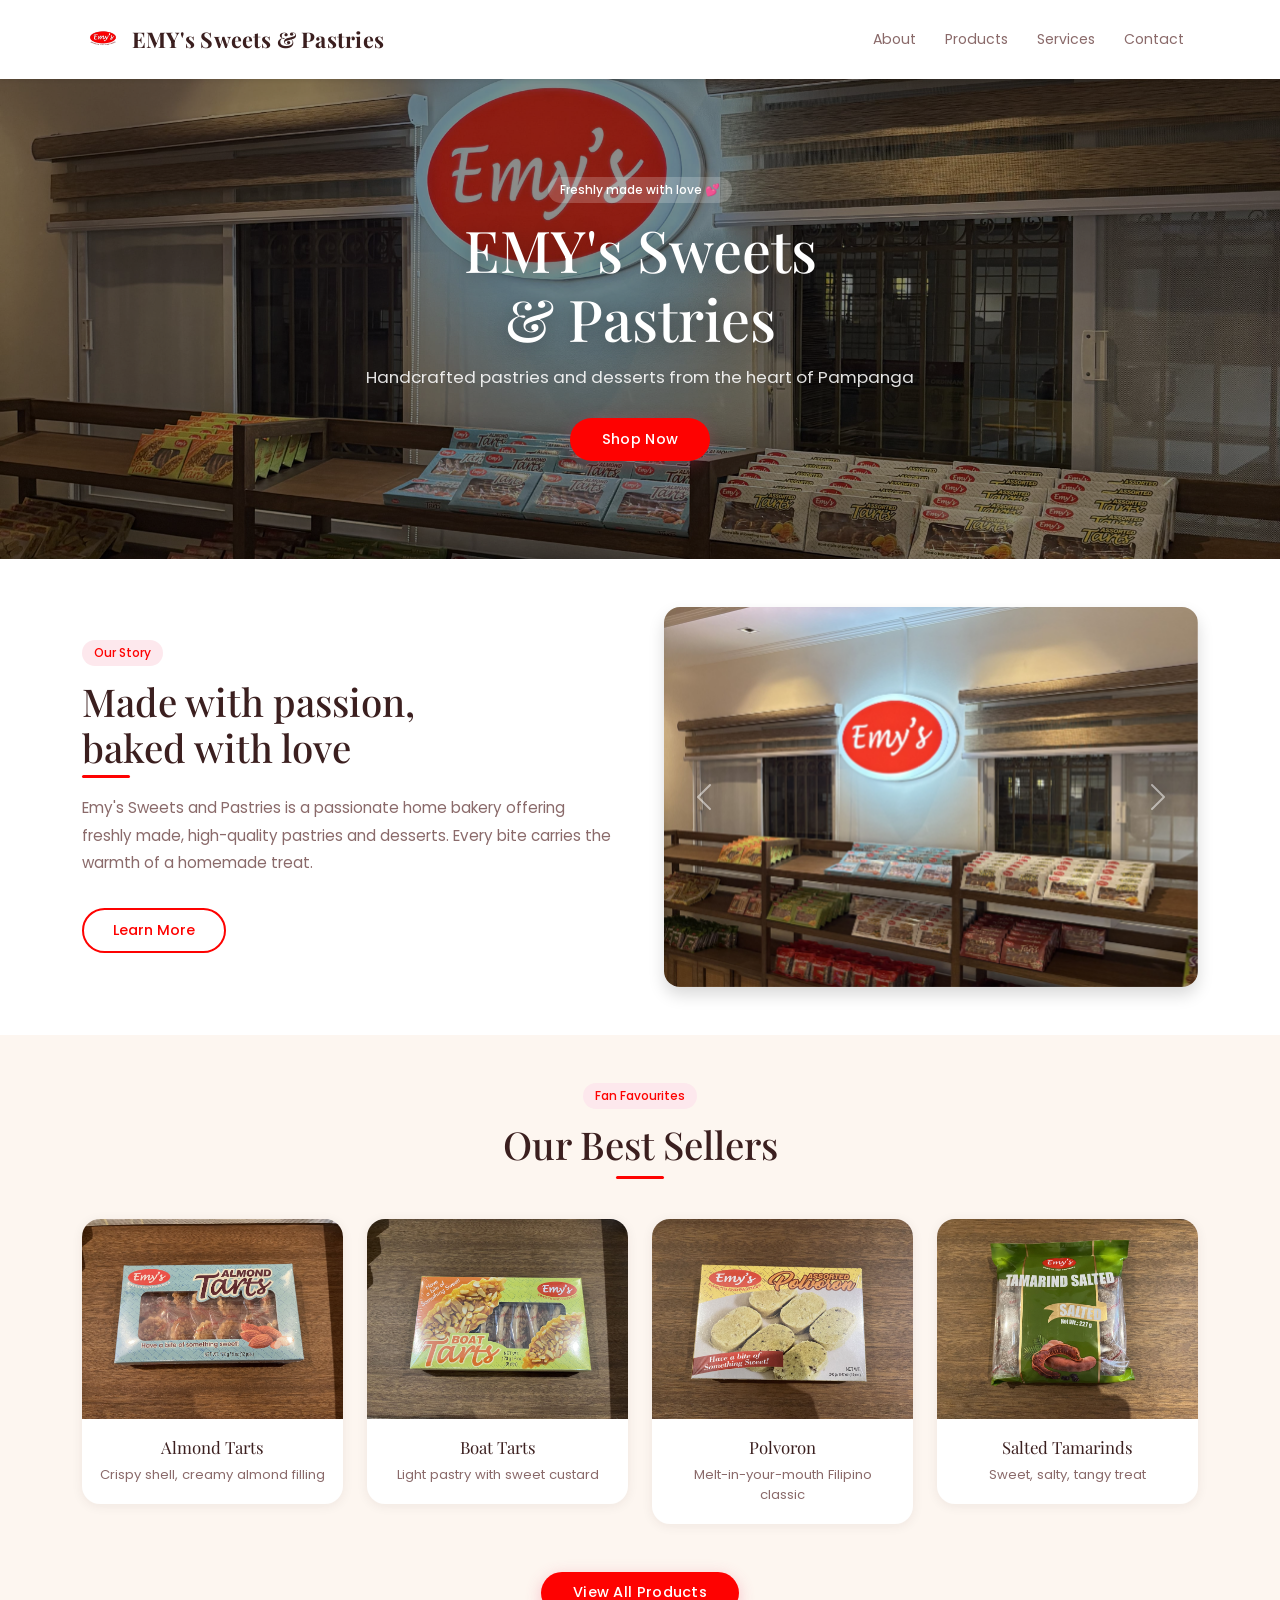
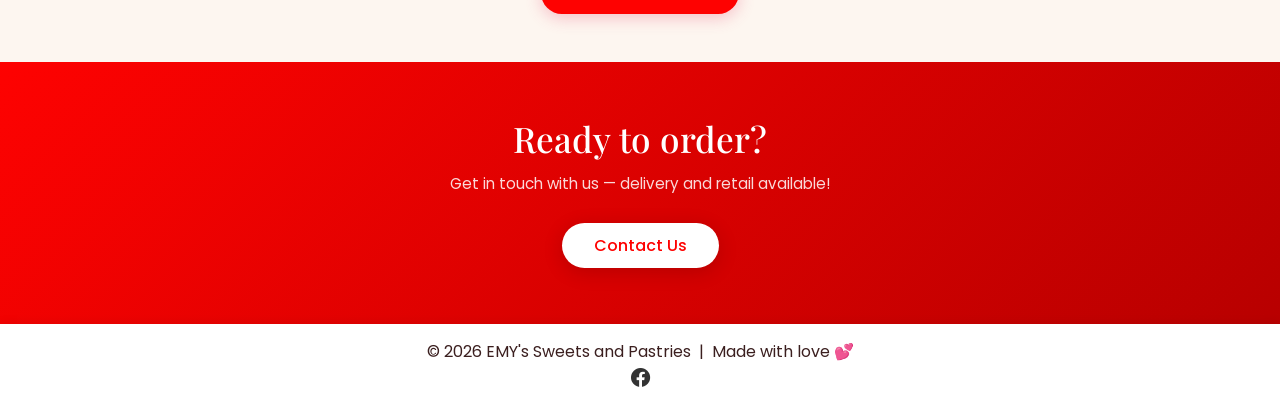
<file: index.html>
<!DOCTYPE html>
<html lang="en">
<head>
  <meta charset="UTF-8">
  <meta name="viewport" content="width=device-width, initial-scale=1">
  <meta name="description" content="EMY's Sweets and Pastries — freshly made, high-quality pastries and desserts from San Fernando, Pampanga.">

  <title>EMY's Sweets and Pastries</title>

  <link rel="icon" type="image/png" href="images/emyslogoo.png">

  <link href="https://cdn.jsdelivr.net/npm/bootstrap@5.3.3/dist/css/bootstrap.min.css" rel="stylesheet">

  <link href="https://fonts.googleapis.com/css2?family=Playfair+Display:wght@600;700&family=Poppins:wght@300;400;500&display=swap" rel="stylesheet">

  <link rel="stylesheet" href="https://cdn.jsdelivr.net/npm/bootstrap-icons@1.11.3/font/bootstrap-icons.css">

  <link rel="stylesheet" href="style.css">

  <style>
    :root{
      --rose: #fe0201;
      --rose-dark: #b80000;
    }
  </style>
</head>

<body>

<nav class="navbar navbar-expand-lg sticky-top bg-white shadow-sm">
  <div class="container">

    <a class="navbar-brand d-flex align-items-center" href="index.html">
      <img src="images/emyslogoo.png" alt="EMY's Logo" style="height: 40px; width: auto; margin-right: 10px;">
      <span class="fw-bold">EMY's Sweets & Pastries</span>
    </a>

    <button class="navbar-toggler" type="button" data-bs-toggle="collapse" data-bs-target="#navMenu"
      aria-controls="navMenu" aria-expanded="false" aria-label="Toggle navigation">
      <span class="navbar-toggler-icon"></span>
    </button>

    <div class="collapse navbar-collapse" id="navMenu">
      <ul class="navbar-nav ms-auto">
        <li class="nav-item">
          <a class="nav-link" href="about.html">About</a>
        </li>
        <li class="nav-item">
          <a class="nav-link" href="products.html">Products</a>
        </li>
        <li class="nav-item">
          <a class="nav-link" href="services.html">Services</a>
        </li>
        <li class="nav-item">
          <a class="nav-link" href="contact.html">Contact</a>
        </li>
      </ul>
    </div>

  </div>
</nav>

<header class="hero">
  <div class="hero-bg" style="background-image: url('images/emy2.jpg');"></div>
  <div class="hero-content">
    <div class="container">
      <span class="badge-rose" style="background:rgba(255,255,255,.2);color:#fff;margin-bottom:.75rem;">Freshly made with love 💕</span>
      <h1>EMY's Sweets<br>&amp; Pastries</h1>
      <p>Handcrafted pastries and desserts from the heart of Pampanga</p>
      <a href="products.html" class="btn-rose">Shop Now</a>
    </div>
  </div>
</header>

<section class="py-5" style="background:var(--white);">
  <div class="container">
    <div class="row align-items-center g-5">
      <div class="col-md-6">
        <span class="badge-rose">Our Story</span>
        <h2 class="section-title">Made with passion,<br>baked with love</h2>
        <span class="divider" style="margin:0 0 1rem;"></span>
        <p style="color:var(--muted);line-height:1.8;font-size:.95rem;">
          Emy's Sweets and Pastries is a passionate home bakery offering freshly made,
          high-quality pastries and desserts. Every bite carries the warmth of a homemade treat.
        </p>
        <a href="about.html" class="btn-outline-rose mt-3">Learn More</a>
      </div>
      <div class="col-md-6">
        <div id="homeCarousel" class="carousel slide" data-bs-ride="carousel">
          <div class="carousel-inner rounded-4 shadow">
            <div class="carousel-item active">
              <img src="images/emy2.jpg" alt="Emy's bakery display" class="d-block w-100" style="height:380px;object-fit:cover;object-position:center right;">
            </div>
            <div class="carousel-item">
              <img src="images/emy1.jpg" alt="Freshly baked pastries" class="d-block w-100" style="height:380px;object-fit:cover;object-position:center bottom;">
            </div>
          </div>
          <button class="carousel-control-prev" type="button" data-bs-target="#homeCarousel" data-bs-slide="prev" aria-label="Previous slide">
            <span class="carousel-control-prev-icon"></span>
          </button>
          <button class="carousel-control-next" type="button" data-bs-target="#homeCarousel" data-bs-slide="next" aria-label="Next slide">
            <span class="carousel-control-next-icon"></span>
          </button>
        </div>
      </div>
    </div>
  </div>
</section>

<section class="py-5" style="background:var(--cream);">
  <div class="container text-center">
    <span class="badge-rose">Fan Favourites</span>
    <h2 class="section-title">Our Best Sellers</h2>
    <span class="divider"></span>
    <div class="row g-4 mt-1">
      <div class="col-sm-6 col-md-3">
        <div class="product-card">
          <img src="images/almondtart.jpg" alt="Almond Tarts">
          <div class="card-body">
            <div class="card-title">Almond Tarts</div>
            <p class="card-text">Crispy shell, creamy almond filling</p>
          </div>
        </div>
      </div>
      <div class="col-sm-6 col-md-3">
        <div class="product-card">
          <img src="images/boattart.jpg" alt="Boat Tarts">
          <div class="card-body">
            <div class="card-title">Boat Tarts</div>
            <p class="card-text">Light pastry with sweet custard</p>
          </div>
        </div>
      </div>
      <div class="col-sm-6 col-md-3">
        <div class="product-card">
          <img src="images/polvoron.jpg" alt="Polvoron">
          <div class="card-body">
            <div class="card-title">Polvoron</div>
            <p class="card-text">Melt-in-your-mouth Filipino classic</p>
          </div>
        </div>
      </div>
      <div class="col-sm-6 col-md-3">
        <div class="product-card">
          <img src="images/tamarindsalted.jpg" alt="Salted Tamarinds">
          <div class="card-body">
            <div class="card-title">Salted Tamarinds</div>
            <p class="card-text">Sweet, salty, tangy treat</p>
          </div>
        </div>
      </div>
    </div>
    <a href="products.html" class="btn-rose mt-5 d-inline-block">View All Products</a>
  </div>
</section>

<section style="background:linear-gradient(135deg,var(--rose) 0%,var(--rose-dark) 100%);padding:3.5rem 1rem;text-align:center;">
  <div class="container">
    <h2 style="font-family:var(--font-display);color:#fff;font-size:clamp(1.5rem,4vw,2.2rem);margin-bottom:.75rem;">Ready to order?</h2>
    <p style="color:rgba(255,255,255,.85);margin-bottom:1.75rem;font-size:.95rem;">Get in touch with us — delivery and retail available!</p>
    <a href="contact.html" style="background:#fff;color:var(--rose);border-radius:50px;padding:.65rem 2rem;font-weight:500;text-decoration:none;box-shadow:0 4px 20px rgba(0,0,0,.15);display:inline-block;transition:.3s ease;">Contact Us</a>
  </div>
</section>

<footer class="footer py-3">
  <div class="container position-relative text-center">
    <p class="mb-0">
      © 2026 EMY's Sweets and Pastries &nbsp;|&nbsp; Made with love 💕
    </p>

    <div class="footer-icons">
      <a href="https://www.facebook.com/EmysSweetsAndPastries" target="_blank" class="footer-icon">
        <i class="bi bi-facebook"></i>
      </a>
    </div>
  </div>
</footer>

<script src="https://cdn.jsdelivr.net/npm/bootstrap@5.3.3/dist/js/bootstrap.bundle.min.js"></script>

</body>
</html>
</file>
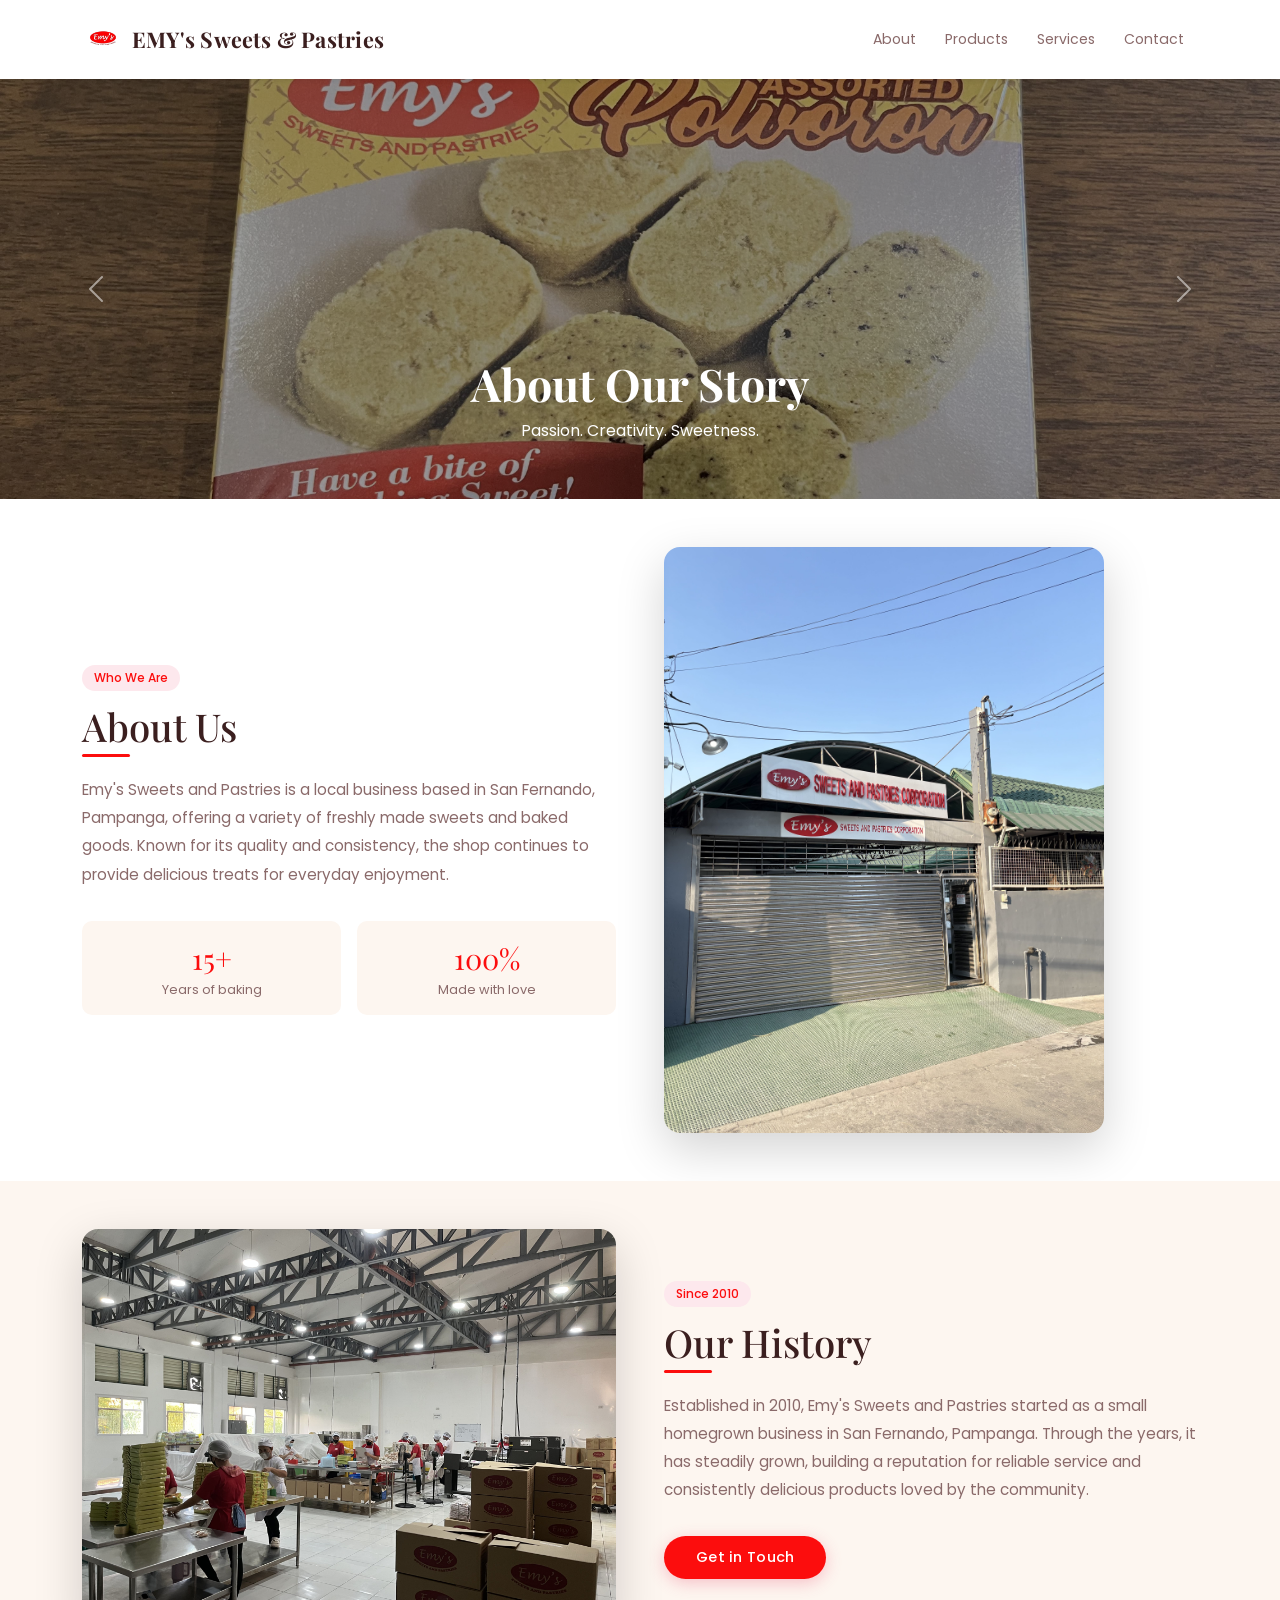
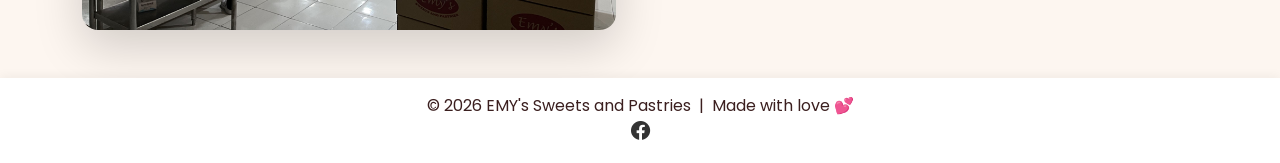
<file: about.html>
<!DOCTYPE html>
<html lang="en">
<head>
  <meta charset="UTF-8">
  <meta name="viewport" content="width=device-width, initial-scale=1">
  <meta name="description" content="EMY's Sweets and Pastries — freshly made, high-quality pastries and desserts from San Fernando, Pampanga.">

  <title>EMY's Sweets and Pastries</title>

  <link rel="icon" type="image/png" href="images/emyslogoo.png">

  <link href="https://cdn.jsdelivr.net/npm/bootstrap@5.3.3/dist/css/bootstrap.min.css" rel="stylesheet">

  <link href="https://fonts.googleapis.com/css2?family=Playfair+Display:wght@600;700&family=Poppins:wght@300;400;500&display=swap" rel="stylesheet">

  <link rel="stylesheet" href="https://cdn.jsdelivr.net/npm/bootstrap-icons@1.11.3/font/bootstrap-icons.css">

  <link rel="stylesheet" href="style.css">
</head>

<nav class="navbar navbar-expand-lg sticky-top bg-white shadow-sm">
  <div class="container">

    <a class="navbar-brand d-flex align-items-center" href="index.html">
      <img src="images/emyslogoo.png" alt="EMY's Logo" style="height: 40px; width: auto; margin-right: 10px;">
      <span class="fw-bold">EMY's Sweets & Pastries</span>
    </a>

    <button class="navbar-toggler" type="button" data-bs-toggle="collapse" data-bs-target="#navMenu"
      aria-controls="navMenu" aria-expanded="false" aria-label="Toggle navigation">
      <span class="navbar-toggler-icon"></span>
    </button>

    <div class="collapse navbar-collapse" id="navMenu">
      <ul class="navbar-nav ms-auto">
        <li class="nav-item">
          <a class="nav-link" href="about.html">About</a>
        </li>
        <li class="nav-item">
          <a class="nav-link" href="products.html">Products</a>
        </li>
        <li class="nav-item">
          <a class="nav-link" href="services.html">Services</a>
        </li>
        <li class="nav-item">
          <a class="nav-link" href="contact.html">Contact</a>
        </li>
      </ul>
    </div>

  </div>
</nav>

<div id="aboutHero" class="carousel slide" data-bs-ride="carousel" aria-label="About page hero carousel">
  <div class="carousel-inner">
    <div class="carousel-item active">
      <img src="images/polvoron.jpg" alt="Polvoron display" class="d-block w-100" style="height:420px;object-fit:cover;filter:brightness(60%);">
      <div class="carousel-caption">
        <h1 class="fw-bold" style="font-family:var(--font-display);font-size:clamp(1.6rem,5vw,2.8rem);">About Our Story</h1>
        <p style="font-size:1rem;">Passion. Creativity. Sweetness.</p>
      </div>
    </div>
    <div class="carousel-item">
      <img src="images/barquiron.jpg" alt="Barquiron pastries" class="d-block w-100" style="height:420px;object-fit:cover;filter:brightness(60%);">
      <div class="carousel-caption">
        <h1 class="fw-bold" style="font-family:var(--font-display);font-size:clamp(1.6rem,5vw,2.8rem);">About Our Story</h1>
        <p style="font-size:1rem;">Every pastry tells a story</p>
      </div>
    </div>
    <div class="carousel-item">
      <img src="images/emy2.jpg" alt="Emy's bakery" class="d-block w-100" style="height:420px;object-fit:cover;filter:brightness(60%);">
      <div class="carousel-caption">
        <h1 class="fw-bold" style="font-family:var(--font-display);font-size:clamp(1.6rem,5vw,2.8rem);">About Our Story</h1>
        <p style="font-size:1rem;">Baked fresh, delivered with love</p>
      </div>
    </div>
  </div>
  <button class="carousel-control-prev" type="button" data-bs-target="#aboutHero" data-bs-slide="prev" aria-label="Previous slide">
    <span class="carousel-control-prev-icon"></span>
  </button>
  <button class="carousel-control-next" type="button" data-bs-target="#aboutHero" data-bs-slide="next" aria-label="Next slide">
    <span class="carousel-control-next-icon"></span>
  </button>
</div>

<section class="py-5" style="background:var(--white);">
  <div class="container">
    <div class="row align-items-center g-5">
      <div class="col-md-6">
        <span class="badge-rose">Who We Are</span>
        <h2 class="section-title">About Us</h2>
        <span class="divider" style="margin:0 0 1.2rem;"></span>
        <p style="color:var(--muted);line-height:1.85;font-size:.95rem;">
          Emy's Sweets and Pastries is a local business based in San Fernando, Pampanga, offering
          a variety of freshly made sweets and baked goods. Known for its quality and consistency,
          the shop continues to provide delicious treats for everyday enjoyment.
        </p>
        <div class="row g-3 mt-2">
          <div class="col-6">
            <div style="background:var(--cream);border-radius:var(--radius-sm);padding:1rem;text-align:center;">
              <div style="font-family:var(--font-display);font-size:1.8rem;color:var(--rose);">15+</div>
              <div style="font-size:.8rem;color:var(--muted);">Years of baking</div>
            </div>
          </div>
          <div class="col-6">
            <div style="background:var(--cream);border-radius:var(--radius-sm);padding:1rem;text-align:center;">
              <div style="font-family:var(--font-display);font-size:1.8rem;color:var(--rose);">100%</div>
              <div style="font-size:.8rem;color:var(--muted);">Made with love</div>
            </div>
          </div>
        </div>
      </div>
      <div class="col-md-6 text-center">
        <img src="images/outsidepic.jpg" alt="Outside view of Emy's Sweets and Pastries" class="img-fluid rounded-4 shadow-lg" style="max-width:440px;">
      </div>
    </div>
  </div>
</section>

<section class="py-5" style="background:var(--cream);">
  <div class="container">
    <div class="row align-items-center g-5">
      <div class="col-md-6 order-md-2">
        <span class="badge-rose">Since 2010</span>
        <h2 class="section-title">Our History</h2>
        <span class="divider" style="margin:0 0 1.2rem;"></span>
        <p style="color:var(--muted);line-height:1.85;font-size:.95rem;">
          Established in 2010, Emy's Sweets and Pastries started as a small homegrown business
          in San Fernando, Pampanga. Through the years, it has steadily grown, building a
          reputation for reliable service and consistently delicious products loved by the community.
        </p>
        <a href="contact.html" class="btn-rose d-inline-block mt-3">Get in Touch</a>
      </div>
      <div class="col-md-6 order-md-1">
        <img src="images/factory.jpg" alt="Emy's production kitchen" class="img-fluid rounded-4 shadow-lg">
      </div>
    </div>
  </div>
</section>

<footer class="footer py-3">
  <div class="container position-relative text-center">

    <p class="mb-0">
      © 2026 EMY's Sweets and Pastries &nbsp;|&nbsp; Made with love 💕
    </p>

    <div class="footer-icons">
      <a href="https://www.facebook.com/EmysSweetsAndPastries" target="_blank" class="footer-icon">
        <i class="bi bi-facebook"></i>
      </a>
</div>

  </div>
</footer>
</file>
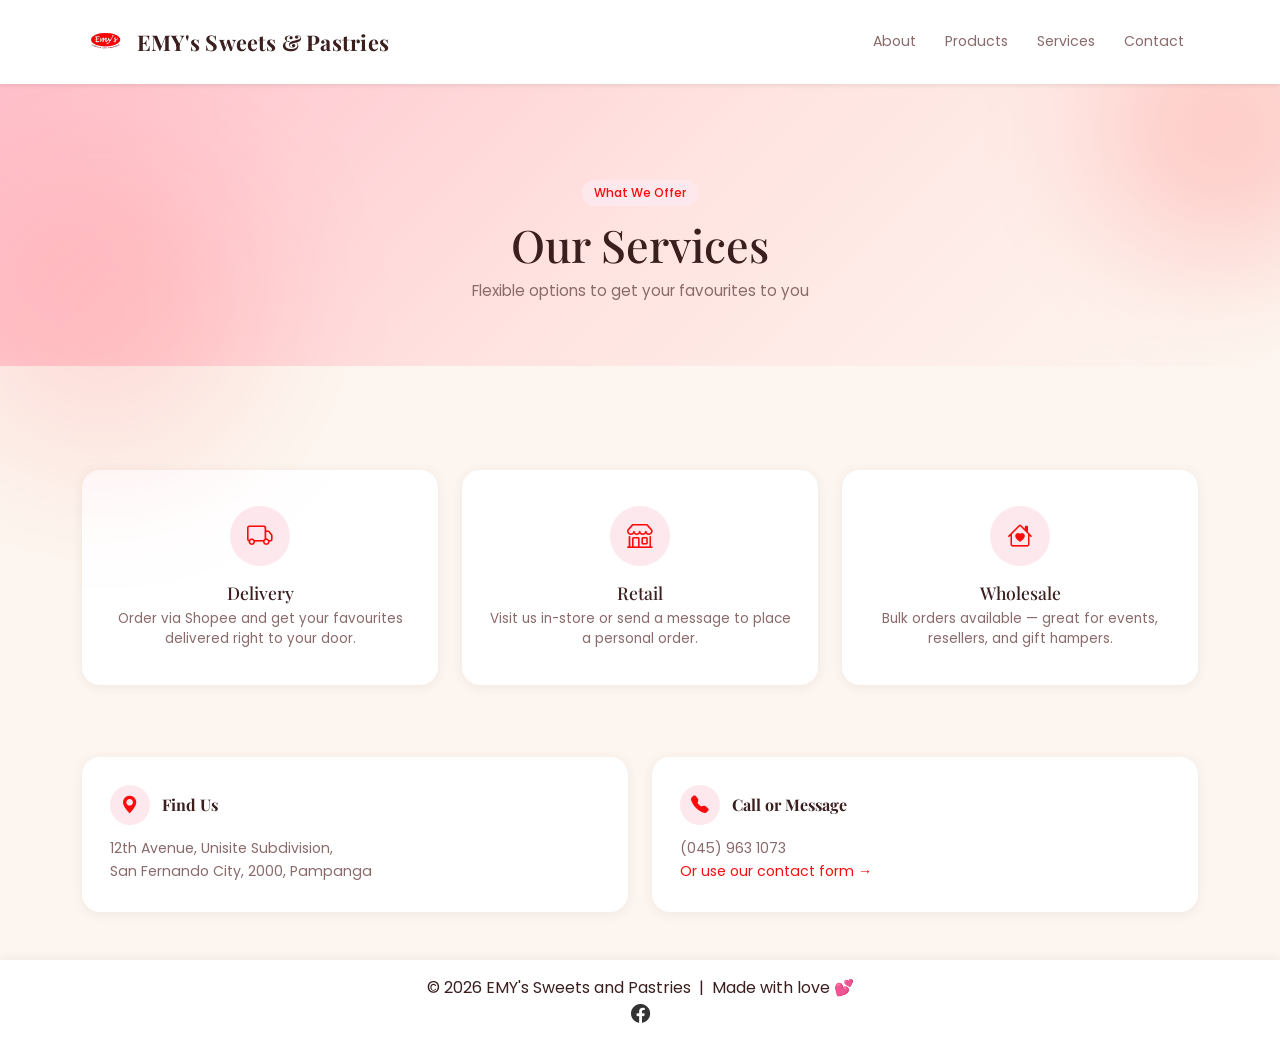
<file: services.html>
<!DOCTYPE html>
<html lang="en">
<head>
  <meta charset="UTF-8">
  <meta name="viewport" content="width=device-width, initial-scale=1">
  <meta name="description" content="EMY's Sweets and Pastries — freshly made, high-quality pastries and desserts from San Fernando, Pampanga.">

  <title>EMY's Sweets and Pastries</title>

  <link rel="icon" type="image/png" href="images/emyslogoo.png">

  <link href="https://cdn.jsdelivr.net/npm/bootstrap@5.3.3/dist/css/bootstrap.min.css" rel="stylesheet">

  <link href="https://fonts.googleapis.com/css2?family=Playfair+Display:wght@600;700&family=Poppins:wght@300;400;500&display=swap" rel="stylesheet">

  <link rel="stylesheet" href="https://cdn.jsdelivr.net/npm/bootstrap-icons@1.11.3/font/bootstrap-icons.css">

  <link rel="stylesheet" href="style.css">
</head>

<nav class="navbar navbar-expand-lg sticky-top bg-white shadow-sm">
  <div class="container">

    <a class="navbar-brand d-flex align-items-center" href="index.html">
      <img src="images/emyslogoo.png" alt="EMY's Logo" style="height: 30px width: auto; margin-right: 10px;">
      <span class="fw-bold">EMY's Sweets & Pastries</span>
    </a>
            
    <button class="navbar-toggler" type="button" data-bs-toggle="collapse" data-bs-target="#navMenu"
      aria-controls="navMenu" aria-expanded="false" aria-label="Toggle navigation">
      <span class="navbar-toggler-icon"></span>    
    </button>

    <div class="collapse navbar-collapse" id="navMenu">
      <ul class="navbar-nav ms-auto">
        <li class="nav-item">
          <a class="nav-link" href="about.html">About</a>
        </li>
        <li class="nav-item">
          <a class="nav-link" href="products.html">Products</a>
        </li>
        <li class="nav-item">
          <a class="nav-link" href="services.html">Services</a>
        </li>
        <li class="nav-item">
          <a class="nav-link" href="contact.html">Contact</a>
        </li>
      </ul>
    </div>

  </div>
</nav>

<div class="page-header">
  <span class="badge-rose">What We Offer</span>
  <h1>Our Services</h1>
  <p>Flexible options to get your favourites to you</p>
</div>

<section class="py-5" style="background:var(--cream);">
  <div class="container">
    <div class="row g-4 justify-content-center">

      <div class="col-sm-6 col-md-4">
        <a href="https://shopee.ph/fatimaegarcia?categoryId=100629&entryPoint=ShopByPDP&itemId=23329091499&upstream=search"
           target="_blank" rel="noopener noreferrer"
           class="service-card h-100">
          <div class="service-icon">
            <i class="bi bi-truck" aria-hidden="true"></i>
          </div>
          <h5>Delivery</h5>
          <p>Order via Shopee and get your favourites delivered right to your door.</p>
        </a>
      </div>

      <div class="col-sm-6 col-md-4">
        <a href="contact.html" class="service-card h-100">
          <div class="service-icon">
            <i class="bi bi-shop" aria-hidden="true"></i>
          </div>
          <h5>Retail</h5>
          <p>Visit us in-store or send a message to place a personal order.</p>
        </a>
      </div>

      <div class="col-sm-6 col-md-4">
        <a href="https://www.google.com/maps/search/?api=1&query=Emy's+Sweets+and+Pastries+12th+Avenue+Unisite+Subdivision+San+Fernando+Pampanga"
           target="_blank" rel="noopener noreferrer"
           class="service-card h-100">
          <div class="service-icon">
            <i class="bi bi-house-heart" aria-hidden="true"></i>
          </div>
          <h5>Wholesale</h5>
          <p>Bulk orders available — great for events, resellers, and gift hampers.</p>
        </a>
      </div>

    </div>

    <div class="row mt-5 g-4">
      <div class="col-md-6">
        <div style="background:var(--white);border-radius:var(--radius-md);padding:1.75rem;box-shadow:var(--shadow-sm);">
          <div style="display:flex;align-items:center;gap:12px;margin-bottom:.75rem;">
            <span style="width:40px;height:40px;background:var(--rose-light);color:var(--rose);border-radius:50%;display:flex;align-items:center;justify-content:center;font-size:1.1rem;flex-shrink:0;">
              <i class="bi bi-geo-alt-fill" aria-hidden="true"></i>
            </span>
            <strong style="font-family:var(--font-display);font-size:1rem;color:var(--brown);">Find Us</strong>
          </div>
          <p style="color:var(--muted);font-size:.88rem;margin:0;line-height:1.7;">
            12th Avenue, Unisite Subdivision,<br>San Fernando City, 2000, Pampanga
          </p>
        </div>
      </div>
      <div class="col-md-6">
        <div style="background:var(--white);border-radius:var(--radius-md);padding:1.75rem;box-shadow:var(--shadow-sm);">
          <div style="display:flex;align-items:center;gap:12px;margin-bottom:.75rem;">
            <span style="width:40px;height:40px;background:var(--rose-light);color:var(--rose);border-radius:50%;display:flex;align-items:center;justify-content:center;font-size:1.1rem;flex-shrink:0;">
              <i class="bi bi-telephone-fill" aria-hidden="true"></i>
            </span>
            <strong style="font-family:var(--font-display);font-size:1rem;color:var(--brown);">Call or Message</strong>
          </div>
          <p style="color:var(--muted);font-size:.88rem;margin:0;line-height:1.7;">
            (045) 963 1073<br>
            <a href="contact.html" style="color:var(--rose);text-decoration:none;">Or use our contact form →</a>
          </p>
        </div>
      </div>
    </div>

  </div>
</section>

<footer class="footer py-3">
  <div class="container position-relative text-center">

    <p class="mb-0">
      © 2026 EMY's Sweets and Pastries &nbsp;|&nbsp; Made with love 💕
    </p>

    <div class="footer-icons">
      <a href="https://www.facebook.com/EmysSweetsAndPastries" target="_blank" class="footer-icon">
        <i class="bi bi-facebook"></i>
      </a>
  </div>
</footer>

<script src="https://cdn.jsdelivr.net/npm/bootstrap@5.3.3/dist/js/bootstrap.bundle.min.js"></script>
</body>
</html>
</file>
<file: style.css>
:root {
      --rose:       #fc0d0d;
      --rose-dark:  #7a1212;
      --rose-light: #fde8ed;
      --cream:      #fdf6f0;
      --cream-dark: #f5e9df;
      --brown:      #3b1f1f;
      --brown-mid:  #7a4040;
      --muted:      #8a6a6a;
      --white:      #ffffff;
      --shadow-sm:  0 2px 12px rgba(59,31,31,.07);
      --shadow-md:  0 6px 28px rgba(59,31,31,.11);
      --shadow-lg:  0 16px 48px rgba(59,31,31,.14);
      --radius-sm:  10px;
      --radius-md:  18px;
      --radius-lg:  28px;
      --font-display: 'Playfair Display', serif;
      --font-body:    'Poppins', sans-serif;
      --transition:   0.3s ease;
    }

    *, *::before, *::after { box-sizing: border-box; }

    html { scroll-behavior: smooth; }

    body {
      font-family: var(--font-body);
      background-color: var(--cream);
      color: var(--brown);
      margin: 0;
      padding: 0;
    }

    img { max-width: 100%; display: block; }

    @media (max-width: 576px) {
  .navbar .container {
    display: flex;
    align-items: center;
    justify-content: space-between;
  }

  .navbar-brand {
    display: flex;
    align-items: center;
    gap: 6px;
    flex: 1;
    min-width: 0;
  }

  .navbar-brand span {
    font-size: 0.9rem;
    white-space: nowrap;
    overflow: hidden;
    text-overflow: ellipsis;
  }

  .navbar-toggler {
    margin-left: 8px;
    flex-shrink: 0;
  }

  .navbar-brand img {
    height: 32px;
  }
}

    .navbar {
      background: var(--white) !important;
      box-shadow: var(--shadow-sm);
      padding-top: .9rem;
      padding-bottom: .9rem;
    }

    .navbar-brand {
      font-family: var(--font-display);
      font-size: 1.35rem !important;
      color: var(--brown) !important;
      letter-spacing: .01em;
    }

    .navbar-brand img {
      height: 45px;
      width: auto;
    }

    .navbar-toggler {
      border: none !important;
      box-shadow: none !important;
      color: var(--brown);
    }

    .nav-link {
      font-size: .88rem;
      font-weight: 400;
      color: var(--muted) !important;
      transition: color var(--transition);
      position: relative;
      padding: .4rem .9rem !important;
    }

    .nav-link::after {
      content: '';
      position: absolute;
      bottom: 0; left: .9rem; right: .9rem;
      height: 2px;
      background: var(--rose);
      border-radius: 2px;
      transform: scaleX(0);
      transition: transform var(--transition);
    }

    .nav-link:hover,
    .nav-link.active-page {
      color: var(--rose) !important;
    }

    .nav-link.active-page::after,
    .nav-link:hover::after {
      transform: scaleX(1);
    }

    .btn-rose {
      background: var(--rose);
      color: var(--white) !important;
      border: none;
      border-radius: 50px;
      padding: .65rem 2rem;
      font-size: .9rem;
      font-weight: 500;
      letter-spacing: .02em;
      text-decoration: none;
      display: inline-block;
      transition: background var(--transition), transform var(--transition), box-shadow var(--transition);
      box-shadow: 0 4px 16px rgba(232,68,106,.3);
    }

    .btn-rose:hover {
      background: var(--rose-dark);
      transform: translateY(-2px);
      box-shadow: 0 8px 24px rgba(232,68,106,.4);
    }

    .btn-outline-rose {
      background: transparent;
      color: var(--rose) !important;
      border: 2px solid var(--rose);
      border-radius: 50px;
      padding: .6rem 1.8rem;
      font-size: .9rem;
      font-weight: 500;
      text-decoration: none;
      display: inline-block;
      transition: all var(--transition);
    }

    .btn-outline-rose:hover {
      background: var(--rose);
      color: var(--white) !important;
      transform: translateY(-2px);
    }

    .hero {
      position: relative;
      min-height: 480px;
      display: flex;
      align-items: center;
      text-align: center;
      overflow: hidden;
      background: var(--cream-dark);
    }

    .hero-bg {
      position: absolute;
      inset: 0;
      background-size: cover;
      background-position: center;
      filter: brightness(.55) saturate(1.1);
      transition: transform 8s ease;
    }

    .hero:hover .hero-bg { transform: scale(1.04); }

    .hero-content {
      position: relative;
      z-index: 2;
      width: 100%;
      padding: 3rem 1rem;
    }

    .hero-content h1 {
      font-family: var(--font-display);
      font-size: clamp(2rem, 6vw, 3.6rem);
      color: var(--white);
      text-shadow: 0 2px 20px rgba(0,0,0,.35);
      margin-bottom: .75rem;
    }

    .hero-content p {
      color: rgba(255,255,255,.88);
      font-size: 1.05rem;
      margin-bottom: 1.75rem;
    }

    .section-title {
      font-family: var(--font-display);
      font-size: clamp(1.6rem, 4vw, 2.4rem);
      color: var(--brown);
      margin-bottom: .3rem;
    }

    .section-subtitle {
      color: var(--muted);
      font-size: .92rem;
      margin-bottom: 2.5rem;
    }

    .divider {
      display: block;
      width: 48px;
      height: 3px;
      background: var(--rose);
      border-radius: 3px;
      margin: .6rem auto 1rem;
    }

    .product-card {
      background: var(--white);
      border-radius: var(--radius-md);
      overflow: hidden;
      box-shadow: var(--shadow-sm);
      transition: transform var(--transition), box-shadow var(--transition);
    }

    .product-card:hover {
      transform: translateY(-8px);
      box-shadow: var(--shadow-lg);
    }

    .product-card img {
      width: 100%;
      height: 200px;
      object-fit: cover;
      transition: transform .5s ease;
    }

    .product-card:hover img { transform: scale(1.06); }

    .product-card .card-body {
      padding: 1rem 1.1rem 1.2rem;
    }

    .product-card .card-title {
      font-family: var(--font-display);
      font-size: 1.05rem;
      color: var(--brown);
      margin-bottom: .3rem;
    }

    .product-card .card-text {
      font-size: .82rem;
      color: var(--muted);
    }

    .service-card {
      background: var(--white);
      border-radius: var(--radius-md);
      padding: 2.2rem 1.5rem;
      text-align: center;
      box-shadow: var(--shadow-sm);
      transition: transform var(--transition), box-shadow var(--transition);
      text-decoration: none;
      display: block;
      color: var(--brown);
    }

    .service-card:hover {
      transform: translateY(-8px);
      box-shadow: var(--shadow-lg);
      color: var(--brown);
    }

    .service-icon {
      width: 60px;
      height: 60px;
      background: var(--rose-light);
      color: var(--rose);
      border-radius: 50%;
      display: flex;
      align-items: center;
      justify-content: center;
      font-size: 1.6rem;
      margin: 0 auto 1rem;
      transition: background var(--transition), color var(--transition);
    }

    .service-card:hover .service-icon {
      background: var(--rose);
      color: var(--white);
    }

    .service-card h5 {
      font-family: var(--font-display);
      font-size: 1.1rem;
      color: var(--brown);
      margin-bottom: .4rem;
    }

    .service-card p {
      font-size: .84rem;
      color: var(--muted);
      margin: 0;
    }

    .about-strip {
      background: var(--white);
      border-radius: var(--radius-lg);
      box-shadow: var(--shadow-md);
      overflow: hidden;
    }

    .contact-side {
      background: linear-gradient(160deg, var(--rose) 0%, var(--rose-dark) 100%);
      color: var(--white);
      padding: 2.5rem 2rem;
      border-radius: 0;
    }

    .contact-side h5,
    .contact-side p,
    .contact-side strong,
    .contact-side a {
      color: var(--white) !important;
    }

    .contact-side a { text-decoration: none; }
    .contact-side a:hover { text-decoration: underline; }

    .contact-info-row {
      display: flex;
      align-items: flex-start;
      gap: 10px;
      margin-bottom: 1rem;
      font-size: .9rem;
    }

    .contact-info-icon {
      width: 32px; height: 32px;
      background: rgba(255,255,255,.2);
      border-radius: 50%;
      display: flex; align-items: center; justify-content: center;
      font-size: .9rem;
      flex-shrink: 0;
      margin-top: 1px;
    }

    .form-control {
      border: 1.5px solid #ecdede;
      border-radius: var(--radius-sm) !important;
      padding: .65rem 1rem;
      font-family: var(--font-body);
      font-size: .9rem;
      color: var(--brown);
      background: var(--cream);
      transition: border-color var(--transition), box-shadow var(--transition);
    }

    .form-control:focus {
      border-color: var(--rose);
      box-shadow: 0 0 0 3px rgba(232,68,106,.12);
      background: var(--white);
      outline: none;
    }

    .form-control::placeholder { color: #c4a8a8; }

    .carousel-control-prev-icon,
    .carousel-control-next-icon {
      filter: drop-shadow(0 2px 4px rgba(0,0,0,.4));
    }

    html, body {
      height: 100%;
    }

    body {
      display: flex;
      flex-direction: column;
    }

    .footer {
      margin-top: auto;
      background: #fff;
      box-shadow: 0 -2px 10px rgba(0,0,0,0.05);
    }

    .footer-icon {
      font-size: 1.2rem;
      color: #333;
      transition: 0.3s;
    }

    .footer-icon:hover {
      color: #e1306c; /* soft pink */
      transform: scale(1.2);
    }

    .footer a:hover {
      color: #e1306c; /* soft pink hover */
      transform: scale(1.2);
    }

    #popup {
      z-index: 9999;
      border-radius: var(--radius-md);
      box-shadow: var(--shadow-lg);
      font-family: var(--font-body);
      font-size: .95rem;
      padding: 1rem 1.75rem;
      background: #1a9e6a !important;
    }

    .page-header {
      background: linear-gradient(
        135deg,
        #ffc1cc 0%,
        #ffe4e1 50%,
        #fdf6f0 100%
      );
      padding: 6rem 1rem 4rem;
      text-align: center;
      position: relative;
      overflow: visible;
      z-index: 1;
      margin-bottom: 3.5rem;
    }

    .page-header::before {
      content: '';
      position: absolute;
      top: -80px;
      right: -80px;
      width: 260px;
      height: 260px;
      border-radius: 50%;
      background: rgba(252, 13, 13, 0.15);
      filter: blur(60px);
      z-index: 0;
    }

    .page-header::after {
      content: '';
      position: absolute;
      bottom: -100px;
      left: -60px;
      width: 320px;
      height: 320px;
      border-radius: 50%;
      background: rgba(252, 13, 13, 0.1);
      filter: blur(70px);
      z-index: 0;
    }

    .page-header h1,
    .page-header p {
      position: relative;
      z-index: 1;
    }

    .page-header h1 {
      font-family: var(--font-display);
      font-size: clamp(1.8rem, 5vw, 2.8rem);
      color: var(--brown);
      position: relative; z-index: 1;
    }

    .page-header p {
      color: var(--muted);
      font-size: .95rem;
      position: relative; z-index: 1;
      margin: 0;
    }

    /* --- Badge / pill --- */
    .badge-rose {
      background: var(--rose-light);
      color: var(--rose);
      font-size: .75rem;
      font-weight: 500;
      padding: .25rem .75rem;
      border-radius: 50px;
      display: inline-block;
      margin-bottom: .75rem;
    }

    @media (max-width: 767px) {
      .hero { min-height: 360px; }
      .contact-side { border-radius: var(--radius-md) var(--radius-md) 0 0; }
    }
</file>
